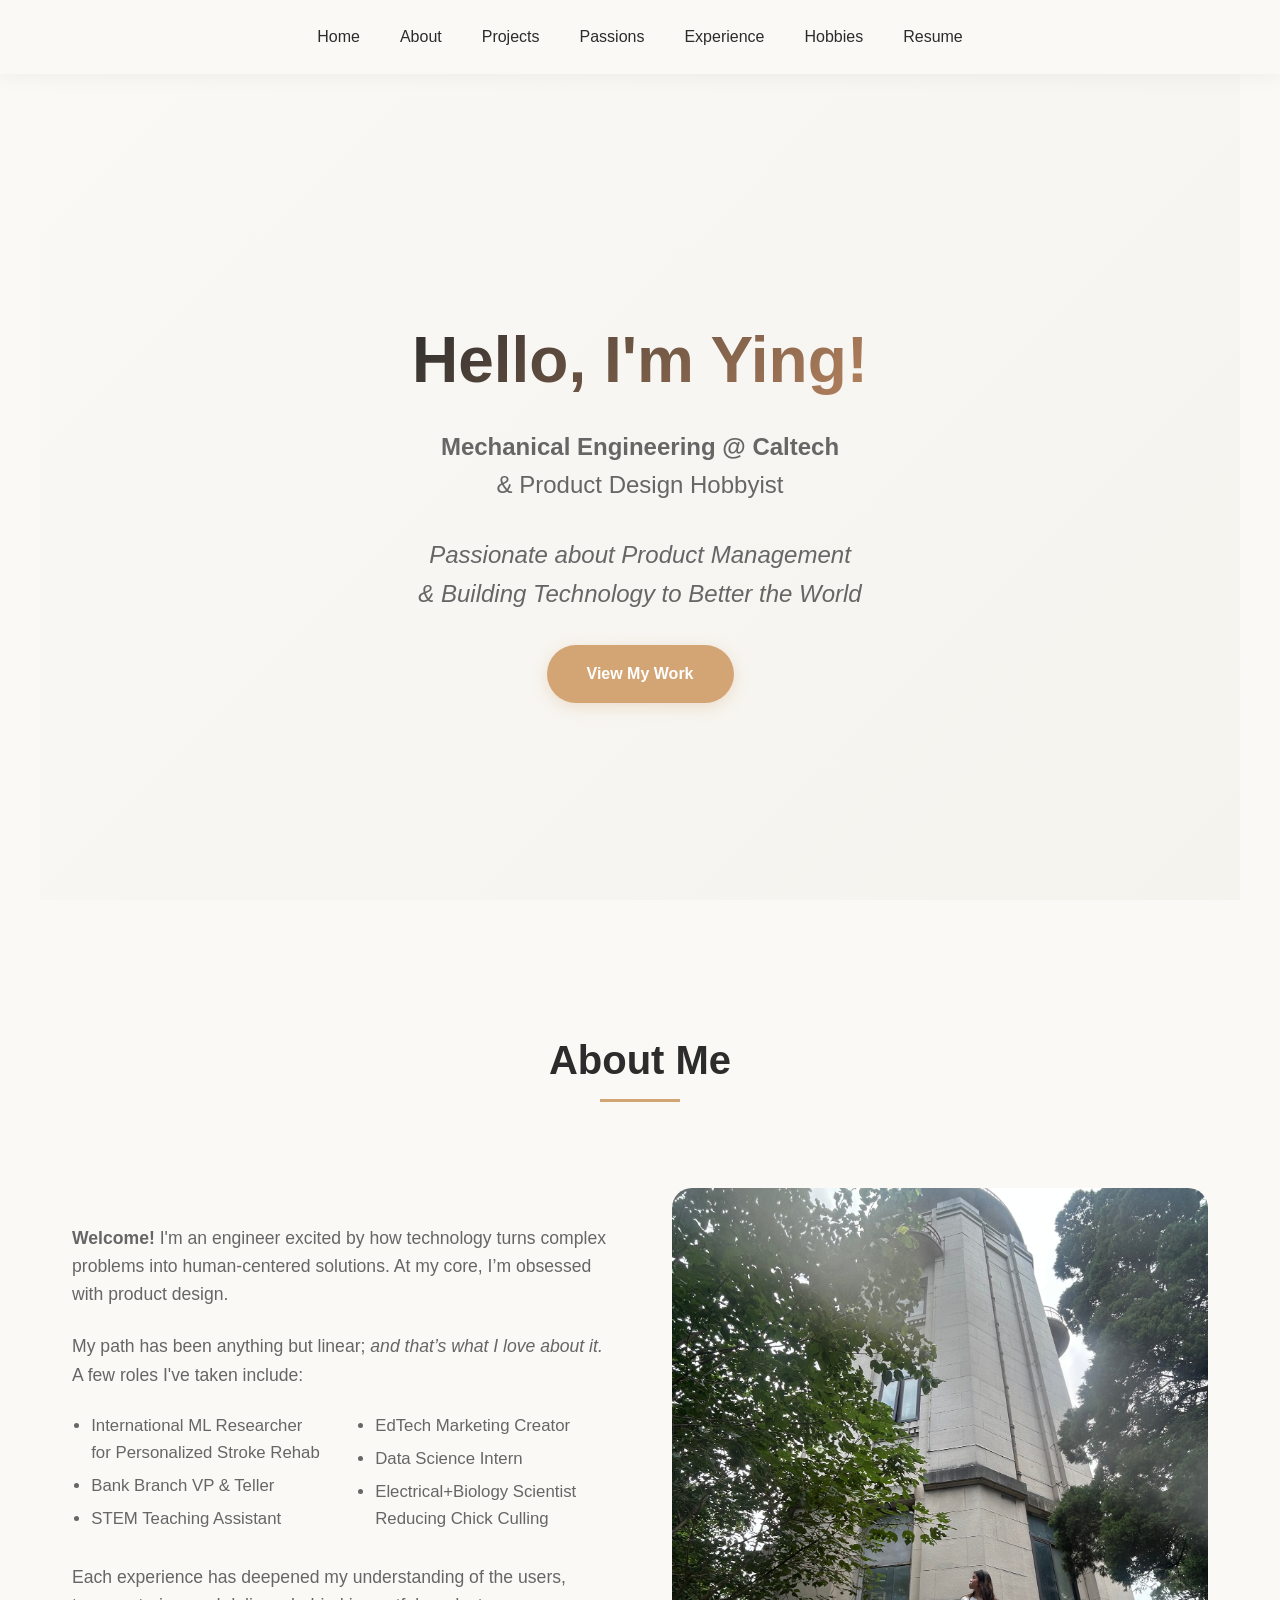
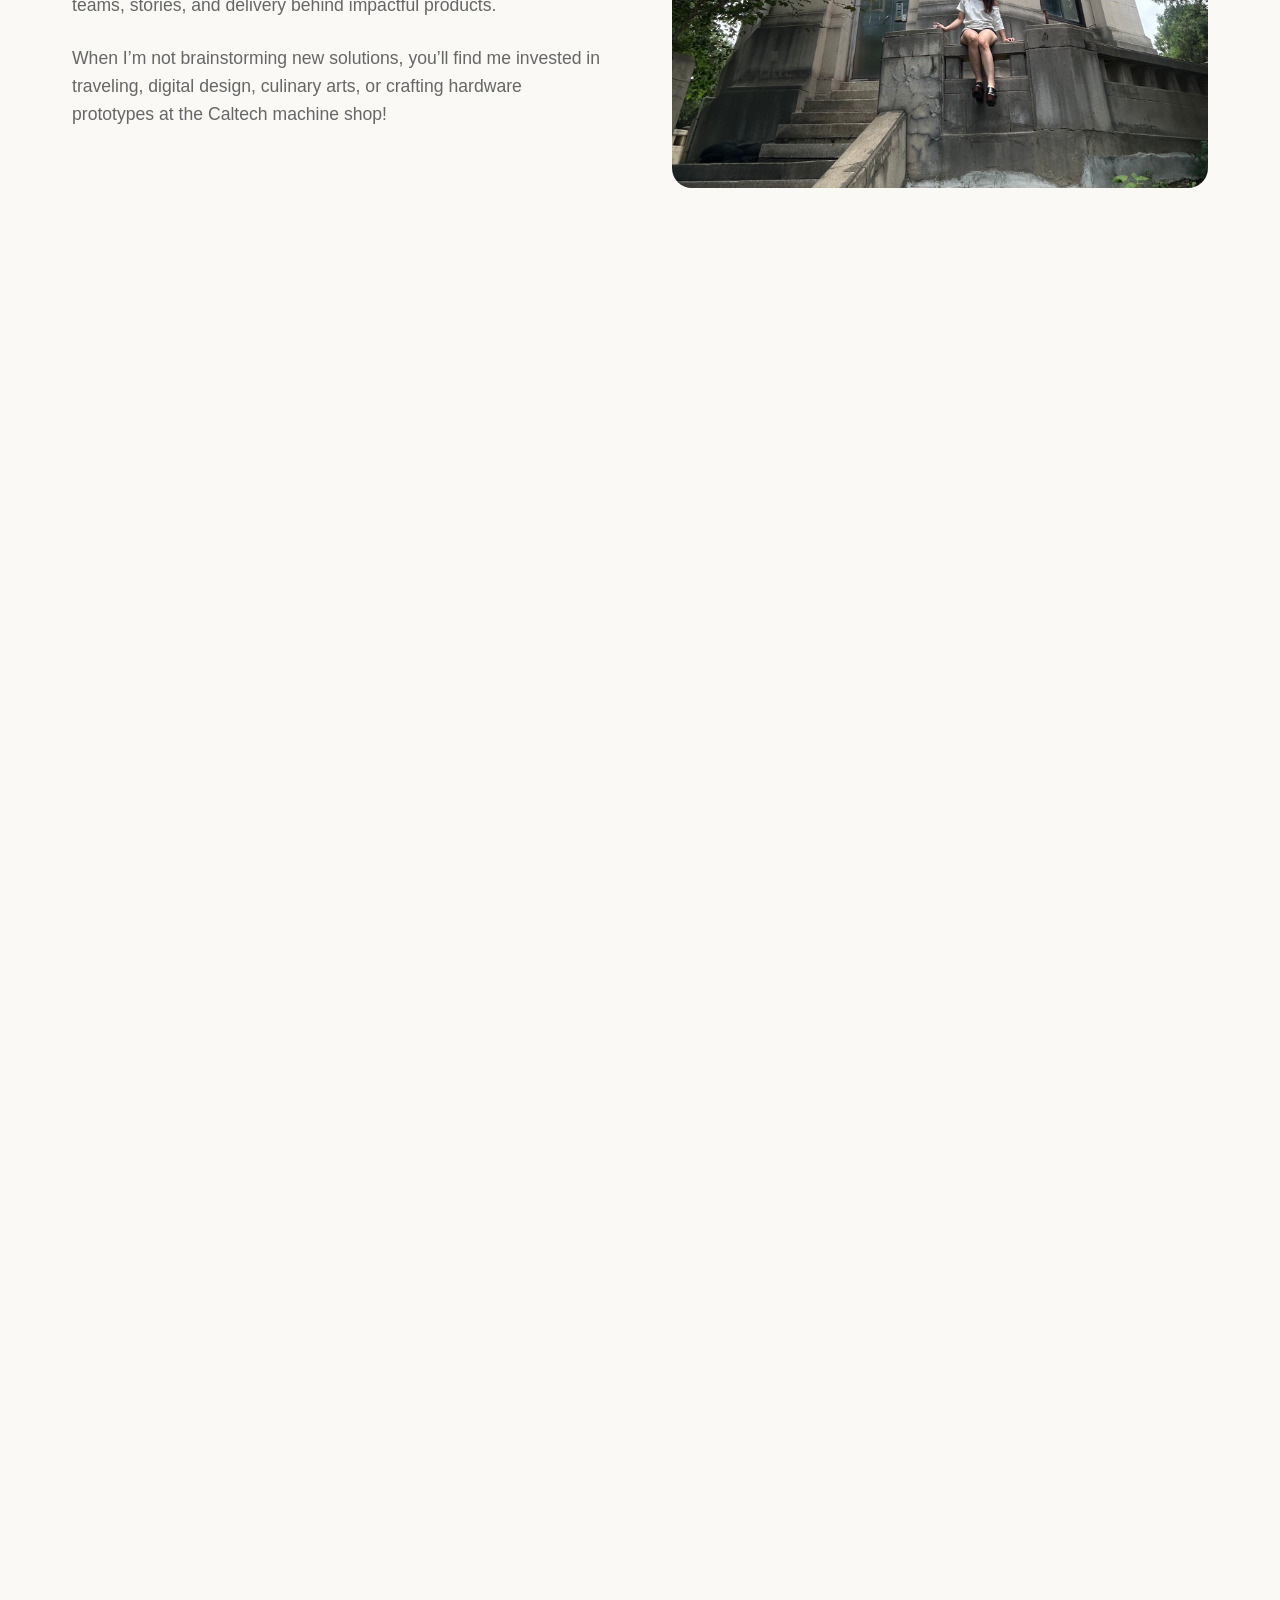
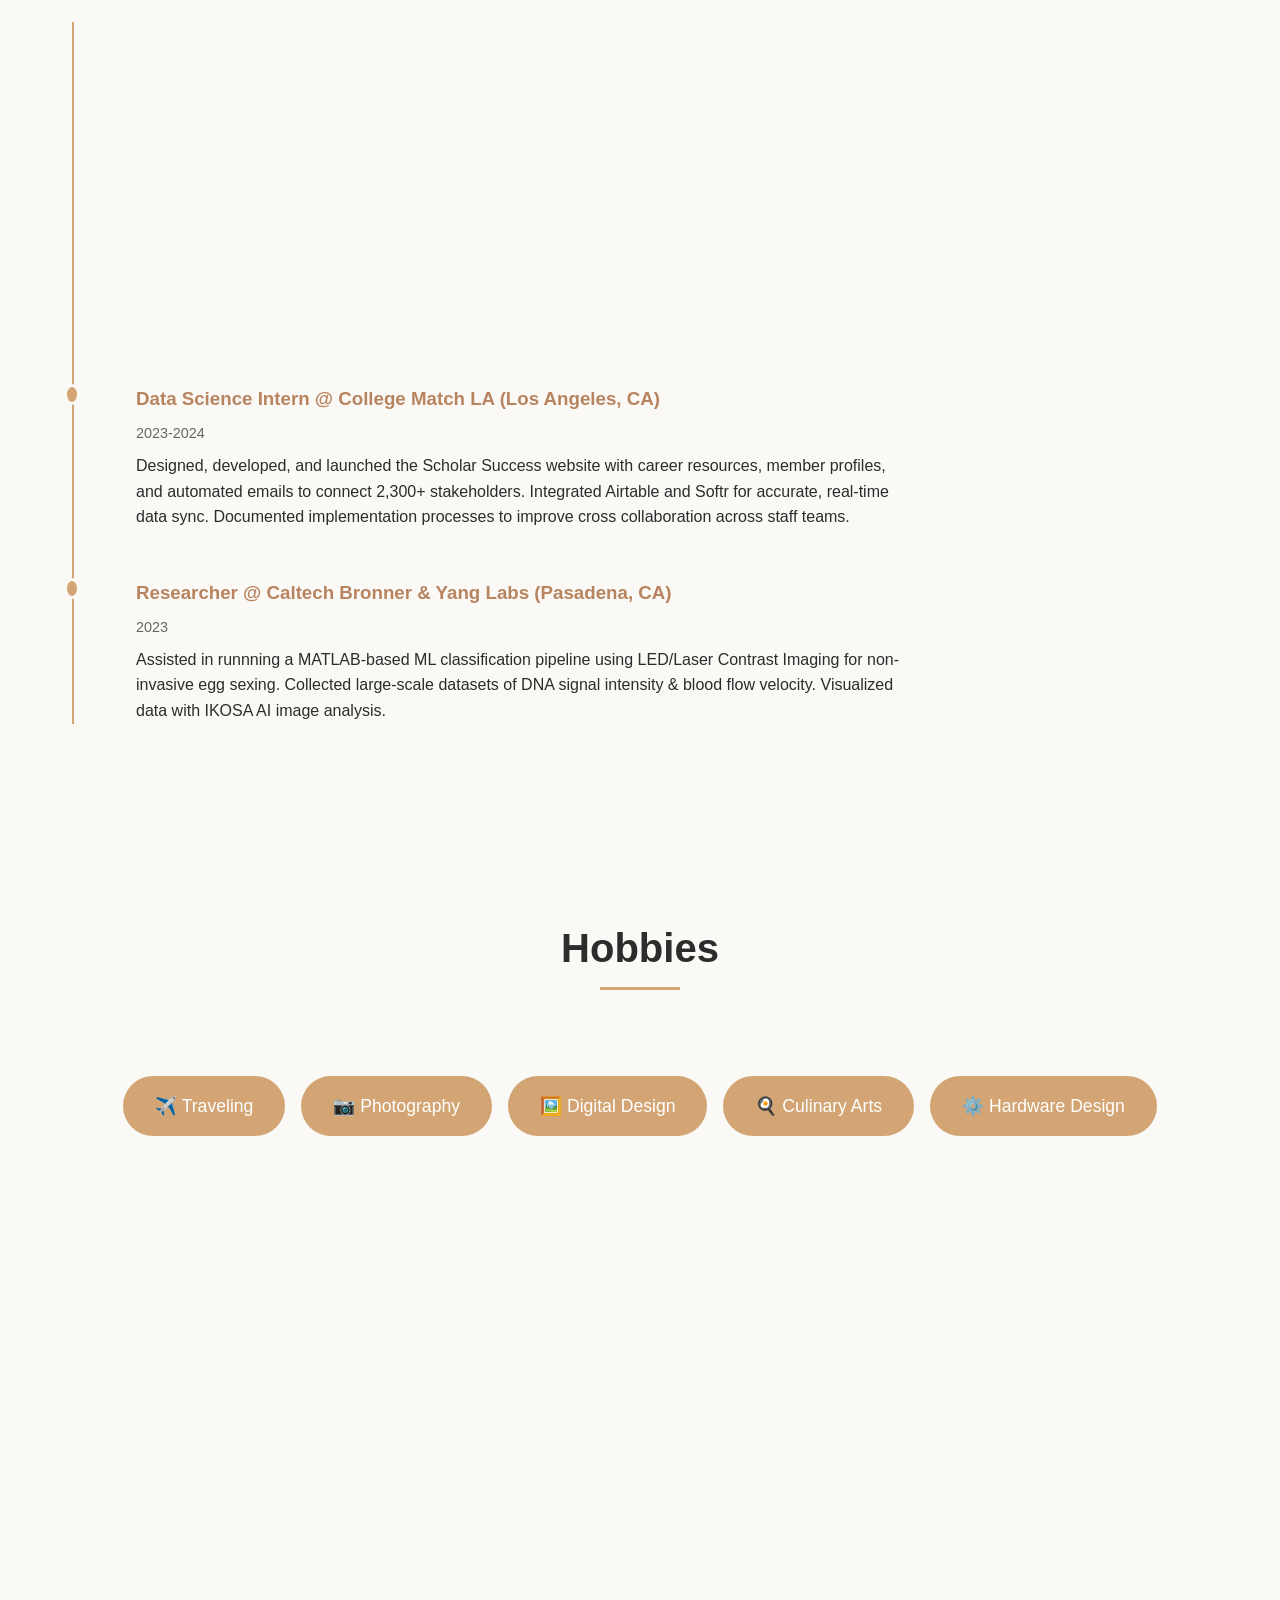
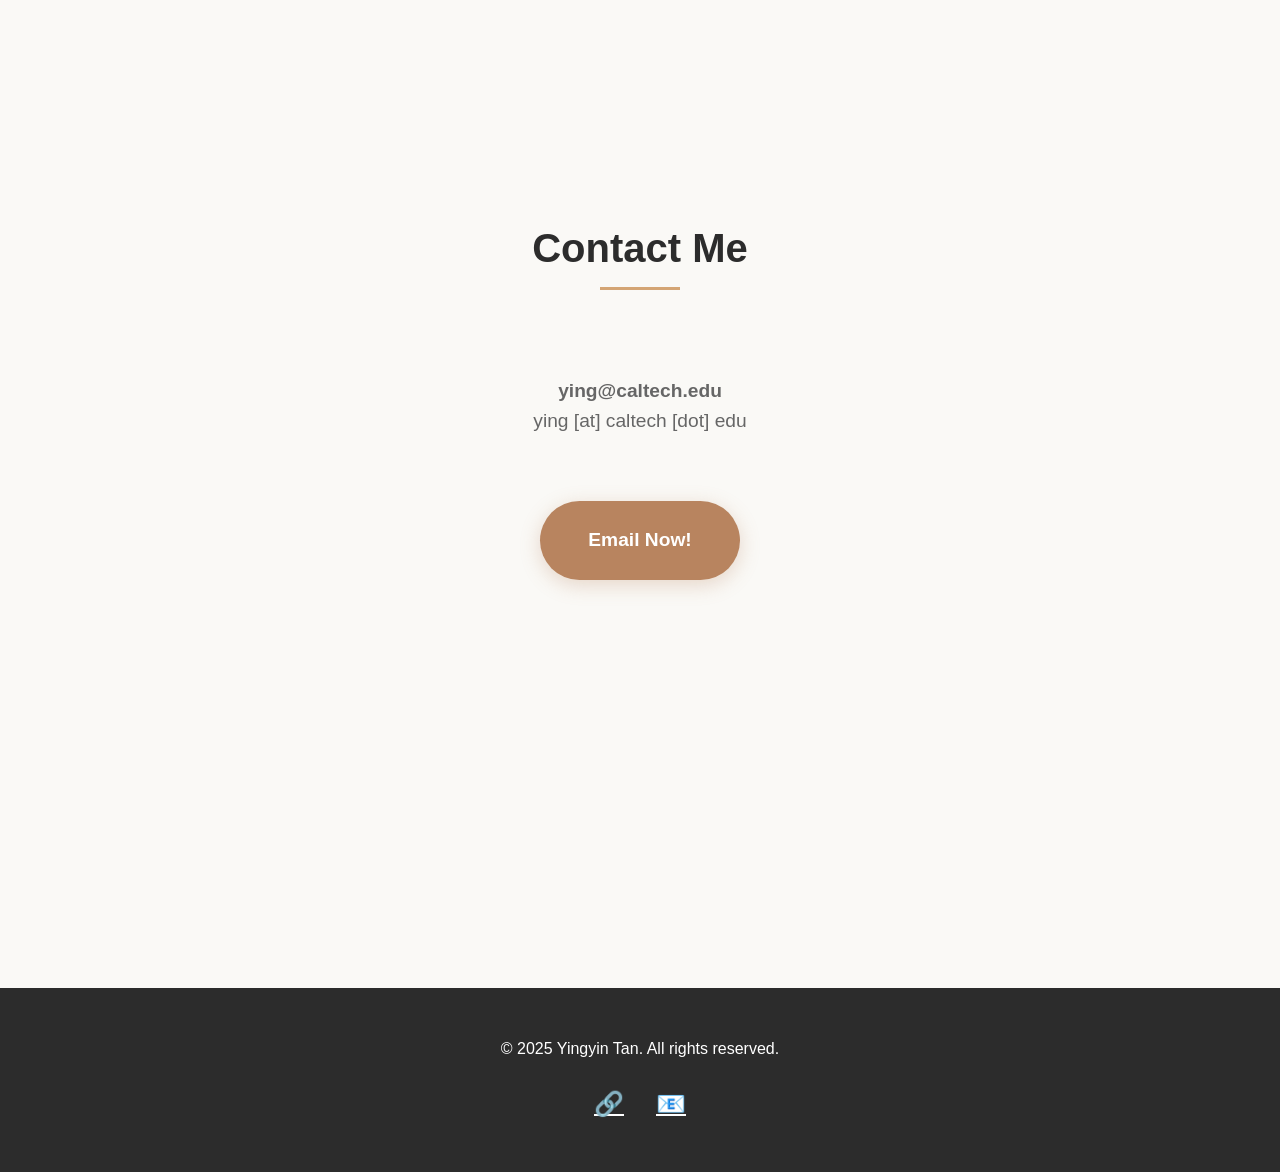
<file: index.html>
<!DOCTYPE html>
<html lang="en">
<head>
    <meta charset="UTF-8">
    <meta name="viewport" content="width=device-width, initial-scale=1.0">
    <title>Yingyin Tan - Portfolio</title>
    <style>
        * {
            margin: 0;
            padding: 0;
            box-sizing: border-box;
        }

        :root {
            --bg-primary: #faf9f6;
            --bg-secondary: #f5f3ee;
            --text-primary: #2c2c2c;
            --text-secondary: #666;
            --accent: #d4a574;
            --accent-dark: #b8845f;
        }

        body {
            font-family: -apple-system, BlinkMacSystemFont, 'Segoe UI', Roboto, Oxygen, Ubuntu, Cantarell, sans-serif;
            background: var(--bg-primary);
            color: var(--text-primary);
            overflow-x: hidden;
            line-height: 1.6;
        }

        nav {
            position: fixed;
            top: 0;
            width: 100%;
            background: rgba(250, 249, 246, 0.95);
            backdrop-filter: blur(10px);
            z-index: 1000;
            padding: 1.5rem 2rem;
            box-shadow: 0 2px 20px rgba(0,0,0,0.05);
        }

        nav ul {
            list-style: none;
            display: flex;
            justify-content: center;
            gap: 2.5rem;
            flex-wrap: wrap;
        }

        nav a {
            text-decoration: none;
            color: var(--text-primary);
            font-weight: 500;
            transition: color 0.3s ease;
            position: relative;
        }

        nav a::after {
            content: '';
            position: absolute;
            bottom: -5px;
            left: 0;
            width: 0;
            height: 2px;
            background: var(--accent);
            transition: width 0.3s ease;
        }

        nav a:hover::after {
            width: 100%;
        }

        nav a:hover {
            color: var(--accent-dark);
        }

        section {
            min-height: 100vh;
            padding: 8rem 2rem 1rem;
            max-width: 1200px;
            margin: 0 auto;
        }

        .fade-in {
            opacity: 0;
            transform: translateY(50px);
            transition: opacity 0.8s ease, transform 0.8s ease;
        }

        .fade-in.visible {
            opacity: 1;
            transform: translateY(0);
        }

        .slide-left {
            opacity: 0;
            transform: translateX(-50px);
            transition: opacity 0.8s ease, transform 0.8s ease;
        }

        .slide-left.visible {
            opacity: 1;
            transform: translateX(0);
        }

        .slide-right {
            opacity: 0;
            transform: translateX(50px);
            transition: opacity 0.8s ease, transform 0.8s ease;
        }

        .slide-right.visible {
            opacity: 1;
            transform: translateX(0);
        }

        .scale-in {
            opacity: 0;
            transform: scale(0.8);
            transition: opacity 0.8s ease, transform 0.8s ease;
        }

        .scale-in.visible {
            opacity: 1;
            transform: scale(1);
        }

        #hero {
            display: flex;
            align-items: center;
            justify-content: center;
            flex-direction: column;
            text-align: center;
            background: linear-gradient(135deg, var(--bg-primary) 0%, var(--bg-secondary) 100%);
        }

        .hero-content h1 {
            font-size: 4rem;
            font-weight: 700;
            margin-bottom: 1rem;
            background: linear-gradient(135deg, var(--text-primary) 0%, var(--accent-dark) 100%);
            -webkit-background-clip: text;
            -webkit-text-fill-color: transparent;
            background-clip: text;
        }

        .hero-content p {
            font-size: 1.5rem;
            color: var(--text-secondary);
            margin-bottom: 2rem;
        }

        .cta-button {
            display: inline-block;
            padding: 1rem 2.5rem;
            background: var(--accent);
            color: white;
            text-decoration: none;
            border-radius: 50px;
            font-weight: 600;
            transition: transform 0.3s ease, box-shadow 0.3s ease;
            box-shadow: 0 4px 15px rgba(212, 165, 116, 0.3);
        }

        .cta-button:hover {
            transform: translateY(-3px);
            box-shadow: 0 6px 25px rgba(212, 165, 116, 0.4);
        }

        h2 {
            font-size: 2.5rem;
            margin-bottom: 3rem;
            text-align: center;
            position: relative;
            display: inline-block;
            width: 100%;
        }

        h2::after {
            content: '';
            position: absolute;
            bottom: -10px;
            left: 50%;
            transform: translateX(-50%);
            width: 80px;
            height: 3px;
            background: var(--accent);
        }

        .about-content {
            display: grid;
            grid-template-columns: 1fr 1fr;
            gap: 4rem;
            align-items: center;
            margin-top: 3rem;
        }

        .about-text p {
            margin-bottom: 1.5rem;
            color: var(--text-secondary);
            font-size: 1.1rem;
        }

        .about-image {
            width: 100%;
            height: 100%;
            background: linear-gradient(135deg, var(--accent) 0%, var(--accent-dark) 100%);
            border-radius: 20px;
            display: flex;
            align-items: center;
            justify-content: center;
            color: white;
            font-size: 3rem;
        }

        .projects-grid {
            display: grid;
            grid-template-columns: repeat(auto-fit, minmax(300px, 1fr));
            gap: 2rem;
            margin-top: 3rem;
        }

        .project-card {
            background: white;
            padding: 2rem;
            border-radius: 15px;
            box-shadow: 0 5px 20px rgba(0,0,0,0.08);
            transition: transform 0.3s ease, box-shadow 0.3s ease;
        }

        .project-card:hover {
            transform: translateY(-10px);
            box-shadow: 0 10px 30px rgba(0,0,0,0.15);
        }

        .project-card h3 {
            color: var(--accent-dark);
            margin-bottom: 1rem;
            font-size: 1.5rem;
        }

        .project-card p {
            color: var(--text-secondary);
            margin-bottom: 1rem;
        }

        .tech-tags {
            display: flex;
            flex-wrap: wrap;
            gap: 0.5rem;
        }

        .tech-tag {
            background: var(--bg-secondary);
            padding: 0.3rem 0.8rem;
            border-radius: 15px;
            font-size: 0.85rem;
            color: var(--text-primary);
        }

        .passions-grid {
            display: grid;
            grid-template-columns: repeat(auto-fit, minmax(250px, 1fr));
            gap: 2rem;
            margin-top: 3rem;
        }

        .passion-item {
            text-align: center;
            padding: 2rem;
            background: white;
            border-radius: 15px;
            box-shadow: 0 5px 20px rgba(0,0,0,0.08);
        }

        .passion-icon {
            font-size: 3rem;
            margin-bottom: 1rem;
        }

        .passion-item h3 {
            color: var(--accent-dark);
            margin-bottom: 0.5rem;
        }

        .experience-timeline {
            margin-top: 3rem;
            position: relative;
            padding-left: 2rem;
        }

        .experience-timeline::before {
            content: '';
            position: absolute;
            left: 0;
            top: 0;
            bottom: 0;
            width: 2px;
            background: var(--accent);
        }

        .experience-item {
            position: relative;
            margin-bottom: 3rem;
            padding-left: 2rem;
            max-width: 800px;
        }

        .experience-item::before {
            content: '';
            position: absolute;
            left: -2.5rem;
            top: 0;
            width: 10px;
            height: 15px;
            border-radius: 50%;
            background: var(--accent);
            border: 3px solid var(--bg-primary);
        }

        .experience-item h3 {
            color: var(--accent-dark);
            margin-bottom: 0.5rem;
        }

        .experience-date {
            color: var(--text-secondary);
            font-size: 0.9rem;
            margin-bottom: 0.5rem;
        }

        .hobbies-list {
            display: flex;
            flex-wrap: wrap;
            gap: 1rem;
            margin-top: 3rem;
            justify-content: center;
        }

        .hobby-tag {
            background: var(--accent);
            color: white;
            padding: 1rem 2rem;
            border-radius: 50px;
            font-size: 1.1rem;
            transition: transform 0.3s ease;
        }

        .hobby-tag:hover {
            transform: scale(1.1);
        }

        .resume-section {
            text-align: center;
            margin-top: 3rem;
        }

        .resume-button {
            display: inline-block;
            padding: 1.5rem 3rem;
            background: var(--accent-dark);
            color: white;
            text-decoration: none;
            border-radius: 50px;
            font-weight: 600;
            font-size: 1.2rem;
            transition: transform 0.3s ease, box-shadow 0.3s ease;
            box-shadow: 0 5px 20px rgba(184, 132, 95, 0.3);
        }

        .resume-button:hover {
            transform: translateY(-3px);
            box-shadow: 0 8px 30px rgba(184, 132, 95, 0.4);
        }

        footer {
            background: var(--text-primary);
            color: white;
            text-align: center;
            padding: 3rem 2rem;
        }

        .social-links {
            display: flex;
            justify-content: center;
            gap: 2rem;
            margin-top: 1.5rem;
        }

        .social-links a {
            color: white;
            font-size: 1.5rem;
            transition: color 0.3s ease;
        }

        .social-links a:hover {
            color: var(--accent);
        }

        @media (max-width: 768px) {
            .hero-content h1 {
                font-size: 2.5rem;
            }

            .about-content {
                grid-template-columns: 1fr;
            }

            section {
                padding: 6rem 1.5rem 3rem;
            }

            h2 {
                font-size: 2rem;
            }
        }

        .fade-out {
            opacity: 1;
            transform: translateY(0);
            transition: opacity 0.8s ease, transform 0.8s ease;
        }

        .fade-out.hidden {
            opacity: 0;
            transform: translateY(50px);
        }

        .about-roles {
            display: grid;
            grid-template-columns: repeat(2, minmax(0, 1fr));
            column-gap: 2rem;
            row-gap: 0.5rem;
            margin: 0.75rem 0 1.5rem;
        }

        .about-roles ul {
            list-style: disc;
            padding-left: 1.2rem;
            margin: 0;
        }

        .about-roles li {
            margin-bottom: 0.4rem;
            color: var(--text-secondary);
            font-size: 1.05rem;
        }

        @media (max-width: 768px) {
            .about-roles {
                grid-template-columns: 1fr; /* stack nicely on mobile */
            }
        }

        .about-image {
            width: 100%;
            height: 600px;
            border-radius: 20px;
            overflow: hidden; /* IMPORTANT so image fits the rounded corners */
        }

        .about-image img {
            width: 100%;
            height: 100%;
            object-fit: cover; /* Keeps proportions and fills nicely */

        }
    </style>
</head>
<body>
    <nav>
        <ul>
            <li><a href="#hero">Home</a></li>
            <li><a href="#about">About</a></li>
            <li><a href="#projects">Projects</a></li>
            <li><a href="#passions">Passions</a></li>
            <li><a href="#experience">Experience</a></li>
            <li><a href="#hobbies">Hobbies</a></li>
            <li><a href="#resume">Resume</a></li>
        </ul>
    </nav>

    <section id="hero">
        <div class="hero-content fade-in fade-out">
            <h1>Hello, I'm Ying!</h1>
            <p><strong>Mechanical Engineering @ Caltech </strong><br> & Product Design Hobbyist</p>
            <p><em>Passionate about Product Management <br> & Building Technology to Better the World</em></p>
            <a href="#projects" class="cta-button">View My Work</a>
        </div>
    </section>

    <section id="about">
        <h2 class="fade-in">About Me</h2>
        <div class="about-content">
            <div class="about-text slide-left">
                <p><strong>Welcome! </strong>I'm an engineer excited by how technology turns complex problems into human-centered solutions. At my core, I’m obsessed with product design.</p> 
                <p>My path has been anything but linear; <em> and that’s what I love about it.</em> <br> A few roles I've taken include: </p>
                <div class="about-roles">
                    <ul>
                        <li>International ML Researcher for Personalized Stroke Rehab</li>
                        <li>Bank Branch VP & Teller</li>
                        <li>STEM Teaching Assistant</li>
                    </ul>
                    <ul>
                        <li>EdTech Marketing Creator</li>
                        <li>Data Science Intern</li>
                        <li>Electrical+Biology Scientist Reducing Chick Culling</li>
                    </ul>
                </div>

                <p>Each experience has deepened my understanding of the users, teams, stories, and delivery behind impactful products.</p> 
                <p>When I’m not brainstorming new solutions, you’ll find me invested in traveling, digital design, culinary arts, or crafting hardware prototypes at the Caltech machine shop!</p>
            </div>
            <div class="about-image slide-right">
                <img src="planetary.jpeg" alt="Yingyin Tan Picture">
            </div>
        </div>
    </section>

    <section id="projects">
        <h2 class="fade-in">Technical Projects</h2>
        <div class="projects-grid">
            <div class="project-card scale-in">
                <h3>Machined ME13 Trophy</h3>
                <p>A fully machined aluminum trophy created from SolidWorks drawings and produced with precision tolerancing, surface-finish control, and multi-step fabrication.</p>
                <div class="tech-tags">
                    <span class="tech-tag">Mill</span>
                    <span class="tech-tag">Lathe</span>
                    <span class="tech-tag">Waterjet</span>
                    <span class="tech-tag">Laser Cut</span>
                    <span class="tech-tag">3D Printing</span>
                    <span class="tech-tag">SolidWorks</span>
                </div>
            </div>
            <div class="project-card scale-in">
                <h3>Autonomous Robotic Car</h3>
                <p>An autonomous robotic car that uses ROS-based sensor fusion, lane detection, and obstacle avoidance, paired with NFC target tracking and adaptive PID control for precise navigation.</p>
                <div class="tech-tags">
                    <span class="tech-tag">Python</span>
                    <span class="tech-tag">ROS</span>
                    <span class="tech-tag">NFC</span>
                    <span class="tech-tag">Threading</span>
                    <span class="tech-tag">Raspberry Pi</span>
                    <span class="tech-tag">CAD</span>
                </div>
            </div>
            <div class="project-card scale-in">
                <h3>Smile Detection Photo Drone</h3>
                <p>An autonomous selfie-taking drone integrating real-time face, smile, and hand-gesture detection with computer-controlled flight, enabling automatic photo capture through live vision tracking.</p>
                <div class="tech-tags">
                    <span class="tech-tag">Python</span>
                    <span class="tech-tag">Djitellopy</span>
                    <span class="tech-tag">Pyserial</span>
                    <span class="tech-tag">OpenCV</span>
                    <span class="tech-tag">Arduino</span>
                </div>
            </div>
            <div class="project-card scale-in">
                <h3>Autonomated Gimbal Object Detector</h3>
                <p>An autonomous vision-guided gimbal that uses HSV-based color segmentation and contour tracking, paired with dual-axis motor control and spline-optimized motion for smooth, precise object following.</p>
                <div class="tech-tags">
                    <span class="tech-tag">Python</span>
                    <span class="tech-tag">Raspberry Pi</span>
                    <span class="tech-tag">OpenCV</span>
                    <span class="tech-tag">CAD</span>
                </div>
            </div>
            <div class="project-card scale-in">
                <h3>a5traeμs</h3>
                <p>A multiplayer space game, featuring a custom physics engine with collision detection, force modeling, scene management, efficient memory handling, and responsive keyboard/mouse controls.</p>
                <div class="tech-tags">
                    <span class="tech-tag">C</span>
                    <span class="tech-tag">Enscripten</span>
                    <span class="tech-tag">SDL2</span>
                </div>
            </div>
        </div>
    </section>

    <!-- <section id="passions">
        <h2 class="fade-in">Most Recent Expeditions</h2>
        <div class="passions-grid">
            <div class="passion-item fade-in">
                <div class="passion-icon">💻</div>
                <h3>Conclusion of Summer Research at Tsinghua University</h3>
                <p>surf presentation & final paper</p>
            </div>
            <div class="passion-item fade-in">
                <div class="passion-icon">🌱</div>
                <h3>Explore Caltech: Robotics Team</h3>
                <p>teaching the community robotics!</p>
            </div>
            <div class="passion-item fade-in">
                <div class="passion-icon">🌱</div>
                <h3>Visit to Linkin National Lab & HKSTP</h3>
                <p>shanghai!</p>
            </div>
            <div class="passion-item fade-in">
                <div class="passion-icon">🤝</div>
                <h3>Panda Bound 2025 SA Launch</h3>
                <p>another year!</p>
            </div>
            <div class="passion-item fade-in">
                <div class="passion-icon">🤝</div>
                <h3>Intelligent Securities Conclusion</h3>
                <p>presented to eric schimdt!</p>
            </div>
        </div>
    </section> -->

    <section id="experience">
        <h2 class="fade-in">Technical Experience</h2>
        <div class="experience-timeline">
            <div class="experience-item slide-left">
                <h3>ML Researcher @ Tsinghua University (Beijing, CN)</h3>
                <div class="experience-date">2025</div>
                <p>Designed and evaluated user-centered gait assistance strategies for post-stroke patients using RL-based simulation environments.
                    Created and analyzed graph visualizations across 380+ training environments in MuJoCo to identify clear comparisons between the different assistance techniques. </p>
            </div>
            <div class="experience-item slide-left">
                <h3>Caltech CS & Math Teaching Assistant (Pasadena, CA)</h3>
                <div class="experience-date">2024-2025</div>
                <p> Debugged projects and pipeline tests prior to student distribution. 
                    Provided detailed feedback on 800+ problem sets/quizzes. 
                    Summarized complex concepts for 300+ students in office hours.</p>
            </div>
            <div class="experience-item slide-left">
                <h3>Data Science Intern @ College Match LA (Los Angeles, CA)</h3>
                <div class="experience-date">2023-2024</div>
                <p>Designed, developed, and launched the Scholar Success website with career resources, member profiles, and automated emails to connect 2,300+ stakeholders. 
                    Integrated Airtable and Softr for accurate, real-time data sync. Documented implementation processes to improve cross collaboration across staff teams.
                </p>
            </div>
            <div class="experience-item slide-left">
                <h3>Researcher @ Caltech Bronner & Yang Labs (Pasadena, CA)</h3>
                <div class="experience-date">2023</div>
                <p>Assisted in runnning a MATLAB-based ML classification pipeline using LED/Laser Contrast Imaging for non-invasive egg sexing.
                    Collected large-scale datasets of DNA signal intensity & blood flow velocity. Visualized data with IKOSA AI image analysis.
</p>
            </div>
        </div>
    </section>

    <section id="hobbies">
        <h2 class="fade-in">Hobbies</h2>
        <div class="hobbies-list">
            <span class="hobby-tag scale-in">✈️ Traveling</span>
            <span class="hobby-tag scale-in">📷 Photography</span>
            <span class="hobby-tag scale-in">🖼️ Digital Design</span>
            <span class="hobby-tag scale-in">🍳 Culinary Arts</span>
            <span class="hobby-tag scale-in">⚙️ Hardware Design</span>
        </div>
    </section>

    <section id="resume">
        <h2 class="fade-in">Contact Me</h2>
        <div class="resume-section fade-in">
            <p style="color: var(--text-secondary); font-size: 1.2rem; margin-bottom: 4rem;">
                <strong> ying@caltech.edu </strong> <br> 
                ying [at] caltech [dot] edu
            </p>
            <a href="mailto:ying@caltech.edu" class="resume-button">Email Now!</a>
        </div>
    </section>

    <footer>
        <p>&copy; 2025 Yingyin Tan. All rights reserved.</p>
        <div class="social-links">
            <a href="https://www.linkedin.com/in/yingyintan/" title="LinkedIn">🔗</a>
            <a href="mailto:ying@caltech.edu" title="Email">📧</a>
        </div>
    </footer>

    <script>
    // navigation scrolling
        document.querySelectorAll('a[href^="#"]').forEach(anchor => {
            anchor.addEventListener('click', function (e) {
                e.preventDefault();
                const target = document.querySelector(this.getAttribute('href'));
                if (target) {
                    target.scrollIntoView({
                        behavior: 'smooth',
                        block: 'start'
                    });
                }
            });
        });

        const observerOptions = {
            threshold: 0.1,
            rootMargin: '0px 0px -100px 0px'
        };

        const observer = new IntersectionObserver((entries) => {
            entries.forEach(entry => {
                if (entry.isIntersecting) {
                    entry.target.classList.add('visible');
                }
            });
        }, observerOptions);

        document.querySelectorAll('.fade-in, .slide-left, .slide-right, .scale-in').forEach(el => {
            observer.observe(el);
        });

        // parallax + fade out effect for hero section 
        const hero = document.querySelector('#hero');
        const heroContent = document.querySelector('.hero-content');

        window.addEventListener('scroll', () => {
            const scrolled = window.pageYOffset;

            if (hero && scrolled < hero.offsetHeight) {
                hero.style.transform = `translateY(${scrolled * 0.5}px)`;
            }

            if (hero && heroContent) {
                const triggerPoint = hero.offsetHeight * 0.6; 
                if (scrolled > triggerPoint) {
                    heroContent.classList.add('hidden'); 
                } else {
                    heroContent.classList.remove('hidden');
                }
            }
        });

        function fadeOut(element) {
            element.classList.add("hidden");
        }
    </script>
</body>
</html>
</file>
